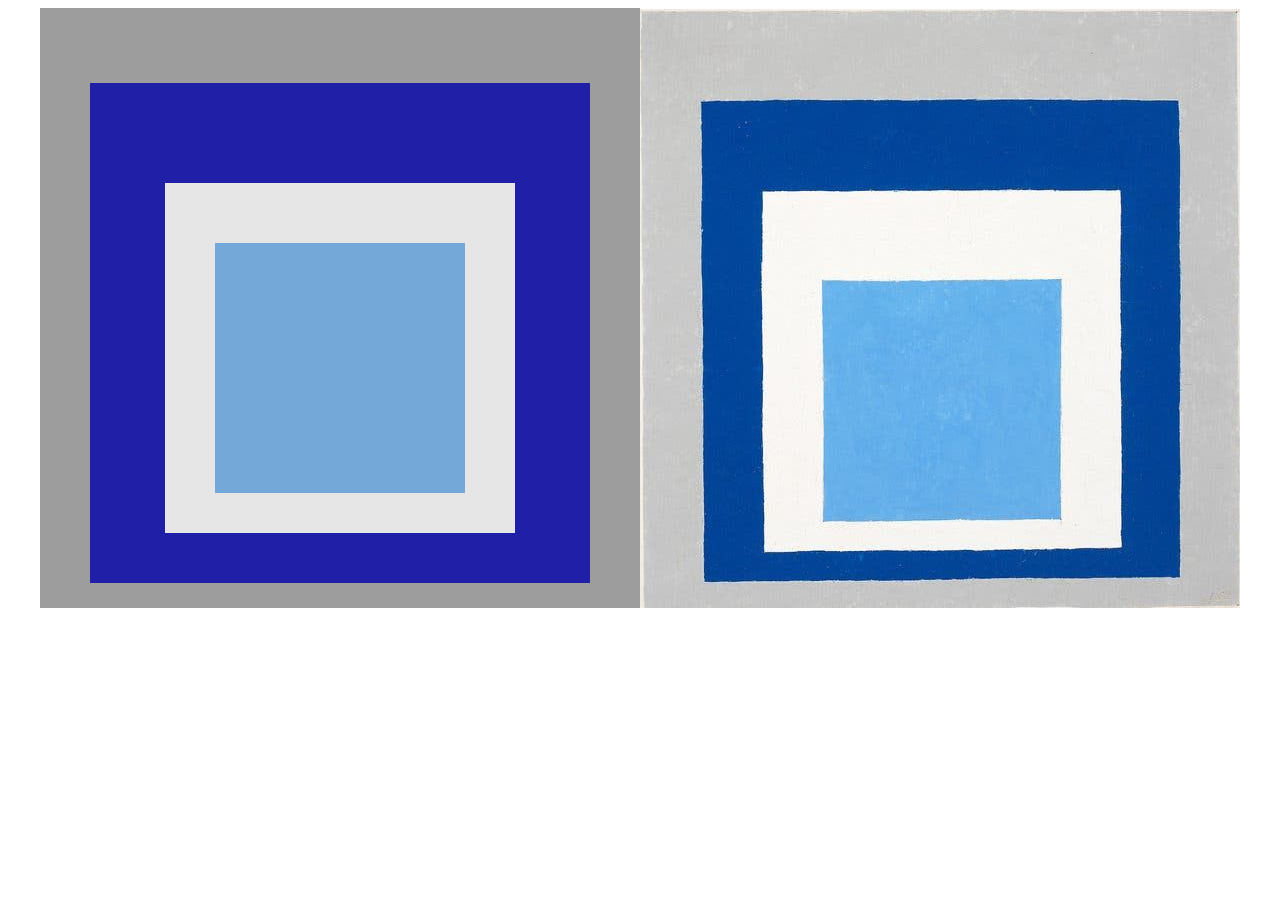
<file: boxmodel1/index.html>
<!DOCTYPE html>
<html lang="en">
<head>
  <meta charset="UTF-8" />
  <meta name="viewport" content="width=device-width, initial-scale=1.0" />
  <title>Box Model Art Recreation - Grid 10</title>
  <link rel="stylesheet" href="styles.css" />
</head>

<body>
  <!-- centers on page -->
  <main class="page">
    <!-- artwork container -->
    <section class="artwork">
      <!-- grey box -->
      <div class="frame-grey">
        <!-- blue box -->
        <div class="field-blue">
          <!-- white box -->
          <div class="field-white">
            <!-- light blue box-->
            <div class="field-lightblue">
  </div>
  </div>
  </div>
  </div>
<!-- comparison image -->
<img src="grid 10.jpg">
</body>
</section>
</main>
</html>
</file>
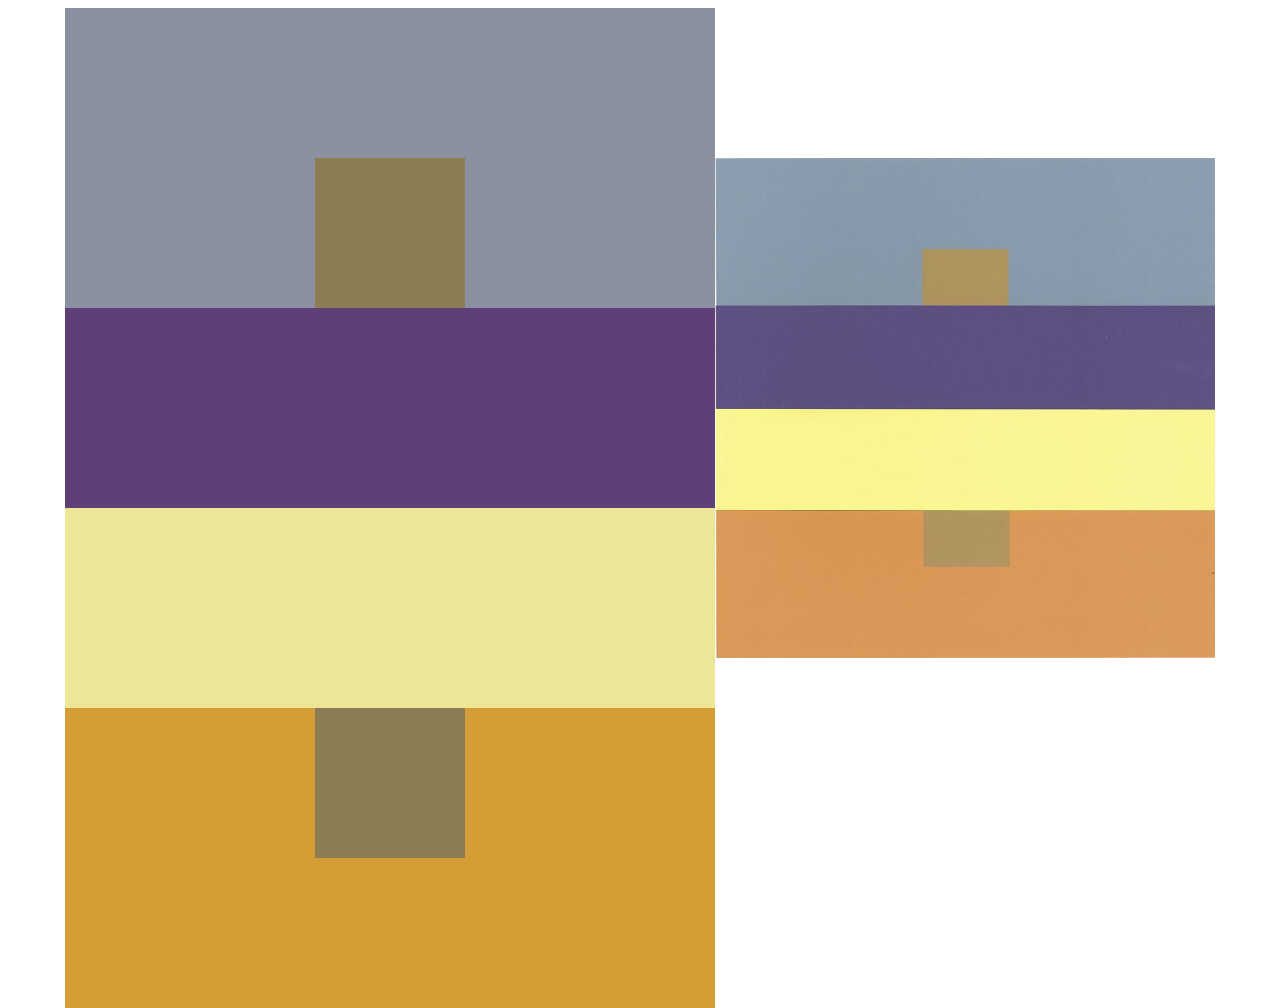
<file: boxmodel2/index.html>
<!DOCTYPE html>
<html lang="en">
<head>
  <meta charset="UTF-8" />
  <meta name="viewport" content="width=device-width, initial-scale=1.0" />
  <title>Box Model Art Recreation - Grid 14</title>
  <link rel="stylesheet" href="styles.css" />
</head>

<body>
  <main class="page">
      <section class="artwork">

        <!-- grey and gold boxes-->
        <div class="greybox">
          <div class="smallgold1">
          </div>
        </div>

        <!-- purple box -->
        <div class="purplebox"> </div>

        <!-- yellow box-->
        <div class="yellowbox"> </div>

        <!-- orange and gold bottom boxes-->
        <div class="orangebox">
          <div class="smallgold2">
          </div>
        </div>

      </section>
  <!-- comparison image-->
  <img src="grid 14.jpg" width="500px" height="500px">
  </main>
  </body>
</file>
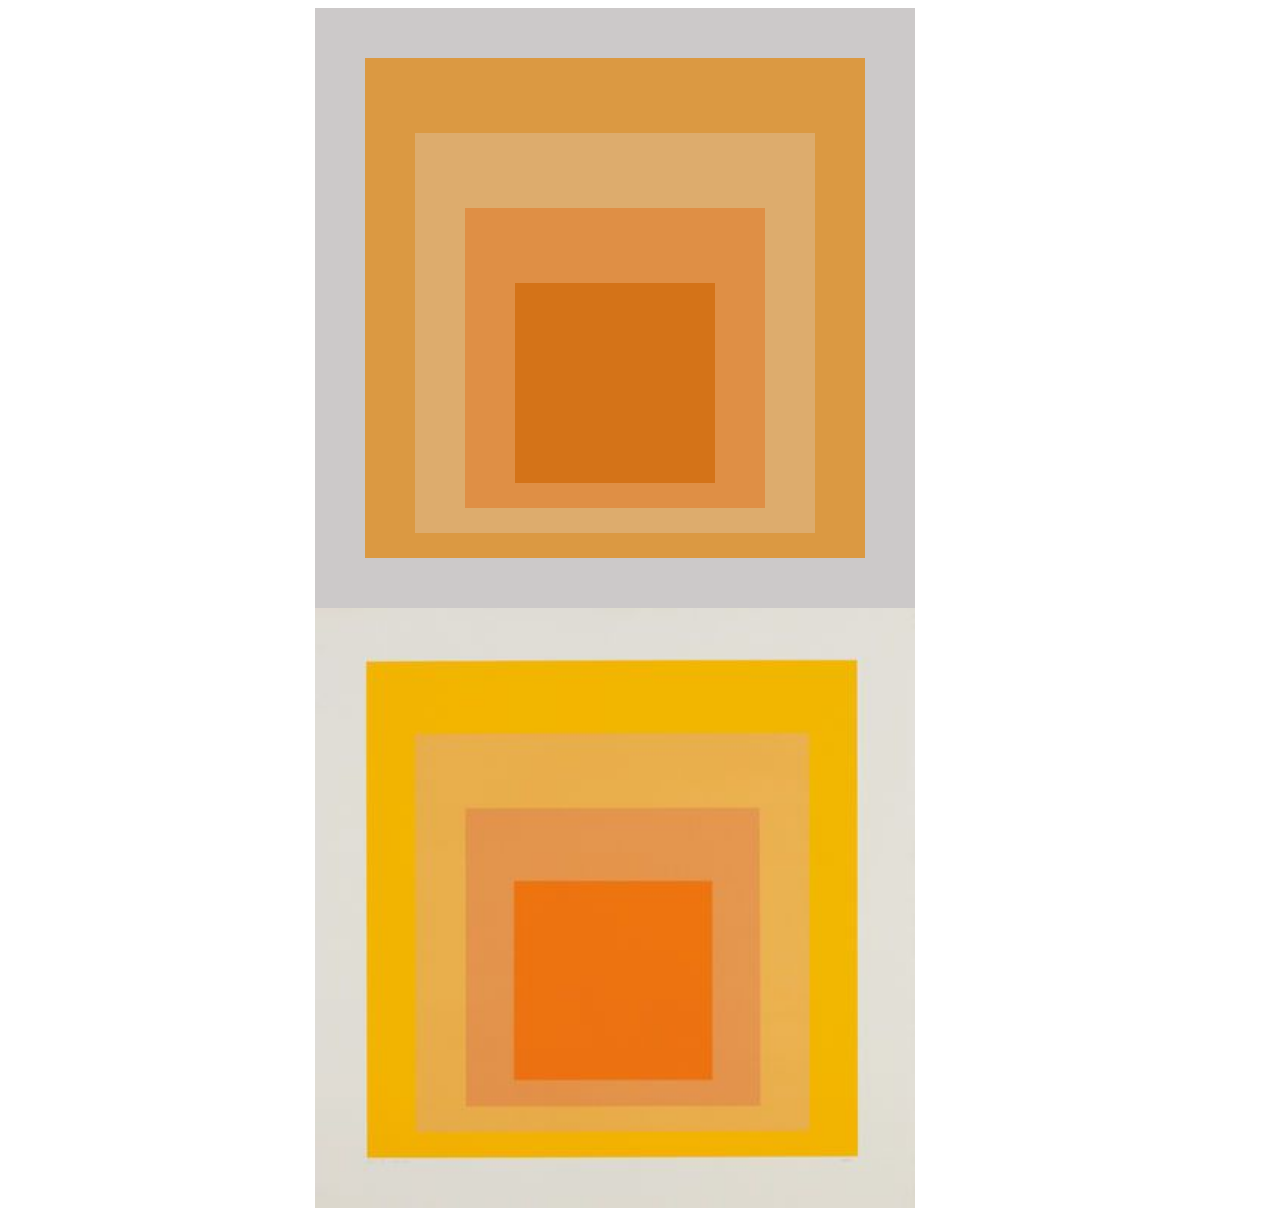
<file: boxmodel3/index.html>
<!DOCTYPE html>
<html lang="en">
<head>
  <meta charset="UTF-8" />
  <meta name="viewport" content="width=device-width, initial-scale=1.0" />
  <title>Box Model Art Recreation - Grid 15</title>
  <link rel="stylesheet" href="styles.css" />
</head>

<body>
  <main class="page">
    <section class="artwork">
      <!-- squares getting smaller and lower in sequential order from outermost to innermost-->
      <div class="frame-grey">
        <div class="frame-orange1">
          <div class="frame-orange2">
            <div class="frame-orange3">
              <div class="frame-orange4">
              </div>
            </div>
          </div>
        </div>
      </div>
    <!-- reference image -->
    <img src="grid 15.jpg" height="600px" width="600px">
    </section>
  </main>
</body>
</file>
<file: boxmodel1/styles.css>
body {
  background: #ffffff;
  font-family: Arial, Helvetica, sans-serif;
}

/* Center everything on the page */
.page {
  display: flex;
  justify-content: center;
  align-items: center;
}

/* Main artwork container */
.artwork {
  display: flex;
  justify-content: center;
  align-items: center;
  height: 600px;
}

/* Main grey frame */
.frame-grey {
  width: 600px;
  height: 600px;
  background: rgb(158, 157, 157);
  display: flex;
  justify-content: center;
  align-items: center;
}

.field-blue {
  width: 500px;
  height: 500px;
  background-color: rgb(31, 31, 168);
  margin-top: 50px;
  display: flex;
  justify-content: center;
  align-items: center;
}

.field-white {
  width: 350px;
  height: 350px;
  background-color: rgb(230, 230, 230);
  margin-top: 50px;
  display: flex;
  justify-content: center;
  align-items: center;
}

.field-lightblue {
  width: 250px;
  height: 250px;
  background-color: rgb(116, 168, 216);
  margin-top: 20px;
}
</file>
<file: boxmodel2/styles.css>
.page {
  min-height: 100px;
  display: flex;
  justify-content: center;
  align-items: center;
}

.artwork {
  width: 650px;
  height: 800px;
}

.greybox {
    width: 100%;
    height: 300px;
    background-color: rgb(139, 144, 161);
    display: flex;
    justify-content: center;
    align-items: center;
}

.smallgold1 {
    width: 150px;
    height: 150px;
    background-color: rgb(141, 125, 85);
    margin-top: 150px;
}

.purplebox {
    width: 100%;
    height: 200px;
    background-color: rgb(94, 63, 119);
}

.yellowbox {
    width: 100%;
    height: 200px;
    background-color: rgb(236, 231, 151);  
}

.orangebox {
    width: 100%;
    height: 300px;
    background-color: rgb(212, 157, 53);
    display: flex;
    justify-content: center;
    align-items: top;
}

.smallgold2 {
    width: 150px;
    height: 150px;
    background-color: rgb(141, 125, 85);
}
</file>
<file: boxmodel3/styles.css>
.page {
  min-height: 100px;
  display: flex;
  justify-content: center;
  align-items: center;
}

.artwork {
  width: 650px;
  height: 800px;
}

/* each frame gets progressively smaller and lower */


.frame-grey {
  width: 600px;
  height: 600px;
  background: rgb(204, 201, 201);
  display: flex;
  justify-content: center;
  align-items: center;
}

.frame-orange1 {
  width: 500px;
  height: 500px;
  background: rgb(219, 153, 66);
  display: flex;
  justify-content: center;
  align-items: center;
}

.frame-orange2 {
  width: 400px;
  height: 400px;
  background: rgb(221, 172, 109);
  display: flex;
  justify-content: center;
  align-items: center;
  margin-top: 50px;
}

.frame-orange3 {
  width: 300px;
  height: 300px;
  background: rgb(223, 143, 69);
  display: flex;
  justify-content: center;
  align-items: center;
  margin-top: 50px;
}

.frame-orange4 {
  width: 200px;
  height: 200px;
  background: rgb(212, 115, 24);
  display: flex;
  justify-content: center;
  align-items: center;
  margin-top: 50px;
}
</file>
